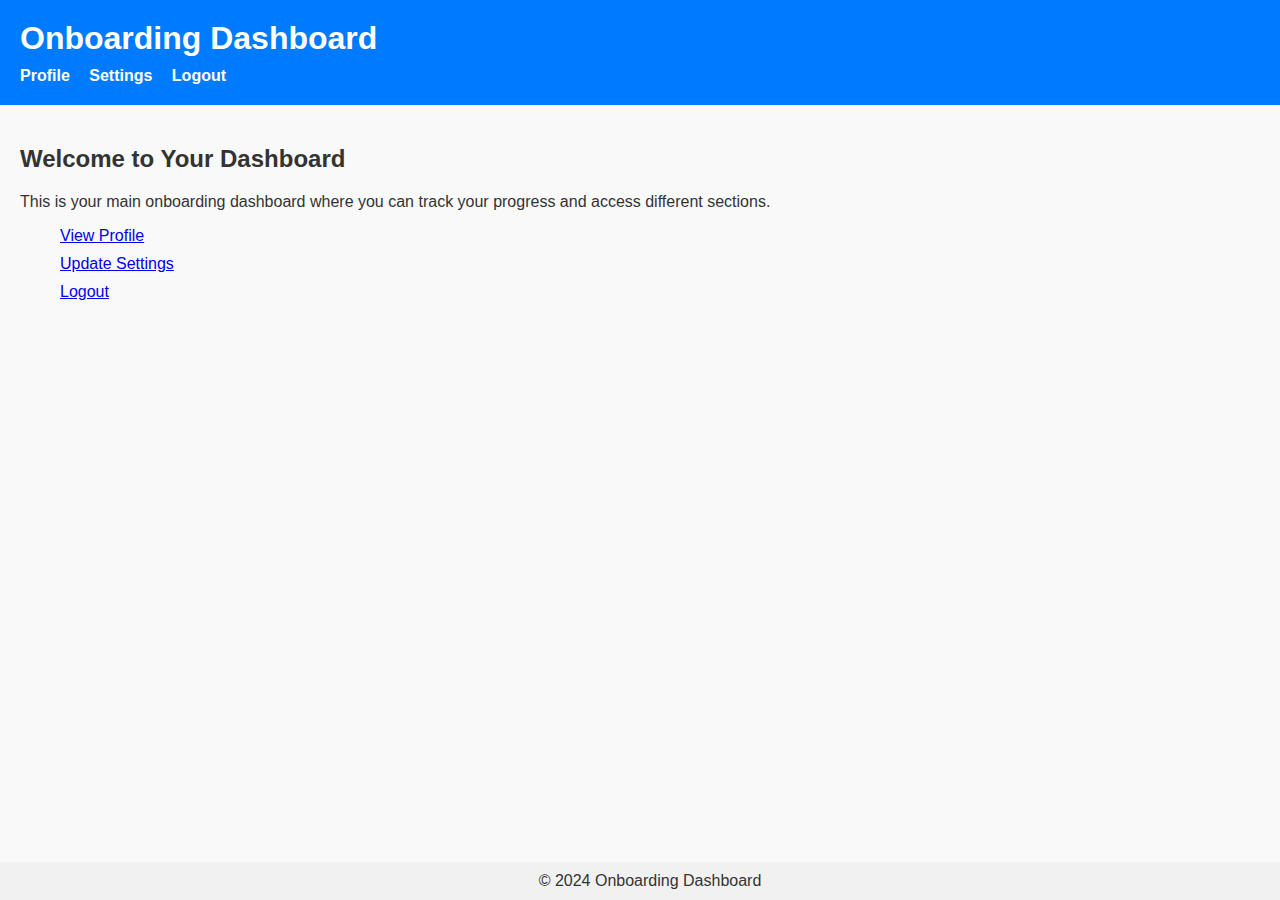
<file: index.html>
<!DOCTYPE html>
<html lang="en">
<head>
  <meta charset="UTF-8">
  <meta name="viewport" content="width=device-width, initial-scale=1.0">
  <title>Onboarding Dashboard</title>
  <link rel="stylesheet" href="styles.css">
</head>
<body>
  <header>
    <h1>Onboarding Dashboard</h1>
    <nav>
      <a href="profile.html">Profile</a>
      <a href="settings.html">Settings</a>
      <a href="logout.html">Logout</a>
    </nav>
  </header>
  <main>
    <h2>Welcome to Your Dashboard</h2>
    <p>This is your main onboarding dashboard where you can track your progress and access different sections.</p>
    <ul>
      <li><a href="profile.html">View Profile</a></li>
      <li><a href="settings.html">Update Settings</a></li>
      <li><a href="logout.html">Logout</a></li>
    </ul>
  </main>
  <footer>
    <p>&copy; 2024 Onboarding Dashboard</p>
  </footer>
</body>
</html>
</file>
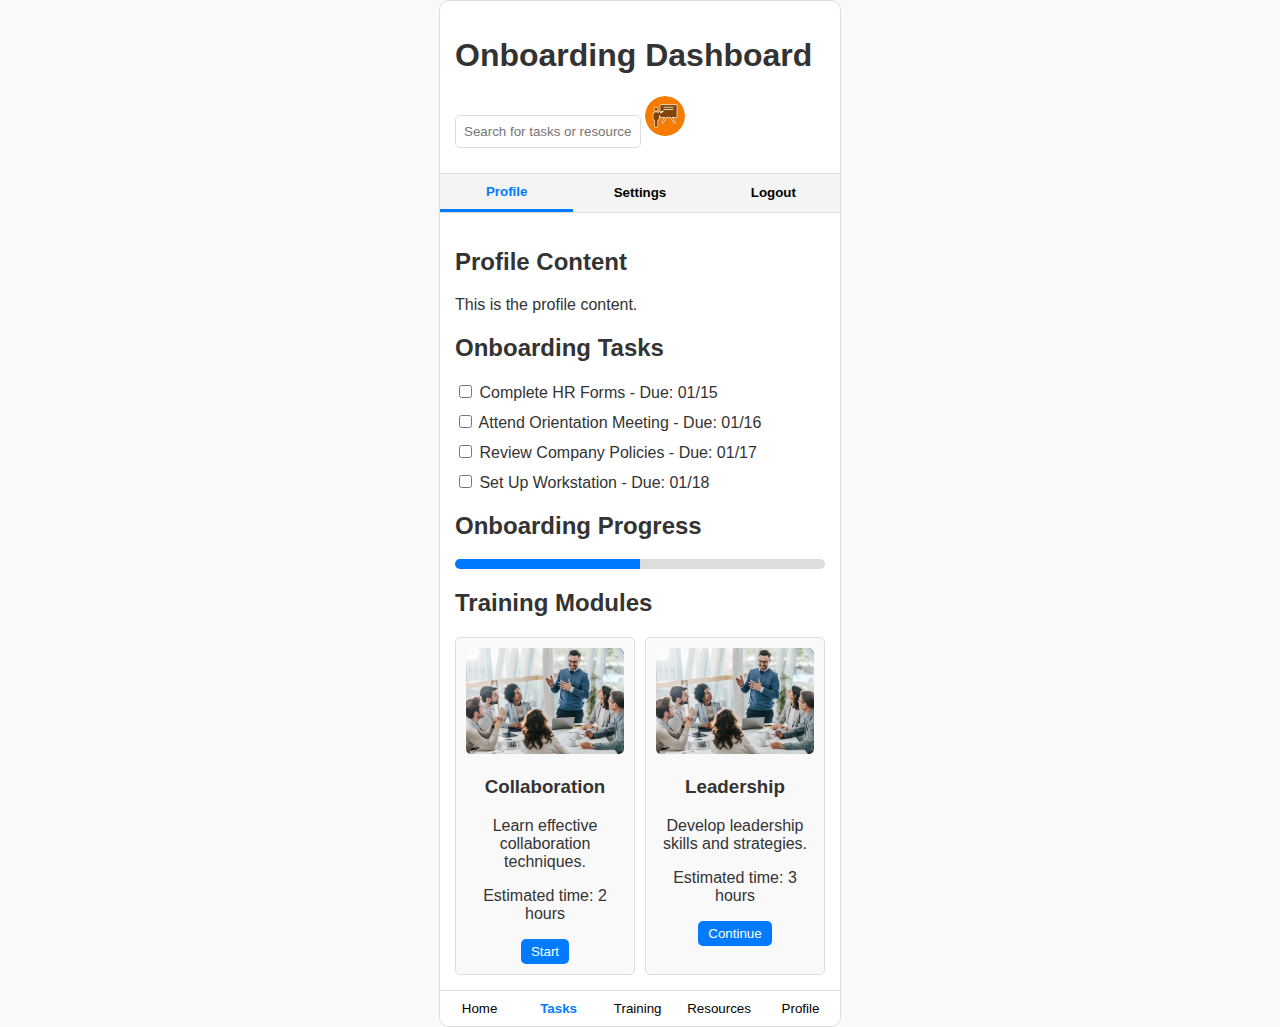
<file: indexxx.html>
<!DOCTYPE html>
<html lang="en">
<head>
  <meta charset="UTF-8">
  <meta name="viewport" content="width=device-width, initial-scale=1.0">
  <title>Onboarding Dashboard</title>
  <style>
    /* General Styles */
    body {
      font-family: Arial, sans-serif;
      margin: 0;
      padding: 0;
      background-color: #f9f9f9;
      color: #333;
    }

    .dashboard {
      max-width: 400px;
      margin: auto;
      background-color: #fff;
      border: 1px solid #ddd;
      border-radius: 10px;
      overflow: hidden;
    }

    /* Header */
    .header {
      padding: 15px;
      border-bottom: 1px solid #ddd;
      display: flex;
      justify-content: space-between;
      align-items: center;
      flex-wrap: wrap;
    }

    .search-bar {
      width: 70%;
      padding: 8px;
      border-radius: 5px;
      border: 1px solid #ddd;
      margin-bottom: 10px;
    }

    .user-photo {
      border-radius: 50%;
      width: 40px;
      height: 40px;
    }

    /* Tabs */
    .tabs {
      display: flex;
      border-bottom: 1px solid #ddd;
      background-color: #f4f4f4;
      flex-wrap: wrap;
    }

    .tabs button {
      flex: 1;
      padding: 10px;
      border: none;
      background: none;
      cursor: pointer;
      font-weight: bold;
    }

    .tabs button.active {
      color: #007bff;
      border-bottom: 3px solid #007bff;
    }

    /* Main Content */
    main {
      padding: 15px;
    }

    .onboarding-tasks ul {
      list-style: none;
      padding: 0;
    }

    .onboarding-tasks li {
      margin-bottom: 10px;
    }

    /* Progress Bar */
    .progress-section {
      margin-top: 20px;
    }

    .progress-bar {
      height: 10px;
      background-color: #ddd;
      border-radius: 5px;
      overflow: hidden;
    }

    .progress {
      height: 100%;
      background-color: #007bff;
    }

    /* Training Modules */
    .training-modules .modules {
      display: flex;
      gap: 10px;
      margin-top: 15px;
      flex-wrap: wrap;
    }

    .module {
      flex: 1;
      border: 1px solid #ddd;
      border-radius: 5px;
      text-align: center;
      padding: 10px;
      background-color: #f9f9f9;
      min-width: 120px;
    }

    .module img {
      width: 100%;
      border-radius: 5px;
    }

    .module button {
      padding: 5px 10px;
      border: none;
      border-radius: 5px;
      background-color: #007bff;
      color: white;
      cursor: pointer;
    }

    /* Footer Navigation */
    .footer-nav {
      display: flex;
      border-top: 1px solid #ddd;
      flex-wrap: wrap;
    }

    .footer-nav button {
      flex: 1;
      padding: 10px;
      border: none;
      background: none;
      cursor: pointer;
    }

    .footer-nav button.active {
      color: #007bff;
      font-weight: bold;
    }

    /* Responsive Styles */
    @media (max-width: 768px) {
      .dashboard {
        max-width: 100%;
        padding: 10px;
      }

      .header {
        flex-direction: column;
        align-items: flex-start;
      }

      .search-bar {
        width: 100%;
        margin-bottom: 15px;
      }

      .tabs {
        flex-direction: column;
        width: 100%;
      }

      .tabs button {
        width: 100%;
        padding: 12px;
      }

      .module {
        min-width: 150px;
        margin-bottom: 10px;
      }

      .training-modules .modules {
        flex-direction: column;
        align-items: stretch;
      }

      .footer-nav {
        flex-direction: column;
      }

      .footer-nav button {
        width: 100%;
      }
    }

    @media (max-width: 480px) {
      .header h1 {
        font-size: 18px;
      }

      .tabs button {
        font-size: 14px;
      }

      .footer-nav button {
        font-size: 14px;
      }

      .search-bar {
        font-size: 14px;
      }
    }
  </style>
</head>
<body>
  <div class="dashboard">
    <!-- Header -->
    <header class="header">
      <h1>Onboarding Dashboard</h1>
      <div class="user-section">
        <input type="text" class="search-bar" placeholder="Search for tasks or resources..." />
        <img src="n.jpg" alt="User Photo" class="user-photo">
      </div>
    </header>

    <!-- Tabs -->
    <nav class="tabs">
      <button class="active" onclick="window.location.href='file:///F:/ass%201/profile.html'">Profile</button>
      <button onclick="window.location.href='file:///F:/ass%201/setting.html'">Settings</button>
      <button onclick="window.location.href='file:///F:/ass%201/logout.html'">Logout</button>
    </nav>

    <!-- Main Content -->
    <main>
      <!-- Profile Content -->
      <div id="profile-content" class="content-section">
        <h2>Profile Content</h2>
        <p>This is the profile content.</p>
      </div>

      <!-- Settings Content -->
      <div id="settings-content" class="content-section" style="display: none;">
        <h2>Settings Content</h2>
        <p>This is the settings content.</p>
      </div>

      <!-- Logout Content -->
      <div id="logout-content" class="content-section" style="display: none;">
        <h2>Logout Content</h2>
        <p>This is the logout content.</p>
      </div>

      <!-- Onboarding Tasks -->
      <section class="onboarding-tasks">
        <h2>Onboarding Tasks</h2>
        <ul>
          <li><input type="checkbox"> Complete HR Forms - Due: 01/15</li>
          <li><input type="checkbox"> Attend Orientation Meeting - Due: 01/16</li>
          <li><input type="checkbox"> Review Company Policies - Due: 01/17</li>
          <li><input type="checkbox"> Set Up Workstation - Due: 01/18</li>
        </ul>
      </section>

      <!-- Onboarding Progress -->
      <section class="progress-section">
        <h2>Onboarding Progress</h2>
        <div class="progress-bar">
          <div class="progress" style="width: 50%;"></div>
        </div>
      </section>

      <!-- Training Modules -->
      <section class="training-modules">
        <h2>Training Modules</h2>
        <div class="modules">
          <div class="module">
            <img src="img.jpg"" alt="Collaboration Module">
            <h3>Collaboration</h3>
            <p>Learn effective collaboration techniques.</p>
            <p>Estimated time: 2 hours</p>
            <button onclick="alert('Collaboration Module Started')">Start</button>
          </div>
          <div class="module">
            <img src="img.jpg" alt="Leadership Module">
            <h3>Leadership</h3>
            <p>Develop leadership skills and strategies.</p>
            <p>Estimated time: 3 hours</p>
            <button onclick="alert('Leadership Module Continued')">Continue</button>
          </div>
        </div>
      </section>
    </main>

    <!-- Footer Navigation -->
    <footer class="footer-nav">
      <button onclick="alert('Home Clicked!')">Home</button>
      <button class="active" onclick="alert('Tasks Clicked!')">Tasks</button>
      <button onclick="alert('Training Clicked!')">Training</button>
      <button onclick="alert('Resources Clicked!')">Resources</button>
      <button onclick="alert('Profile Clicked!')">Profile</button>
    </footer>
  </div>
</body>
</html>
</file>
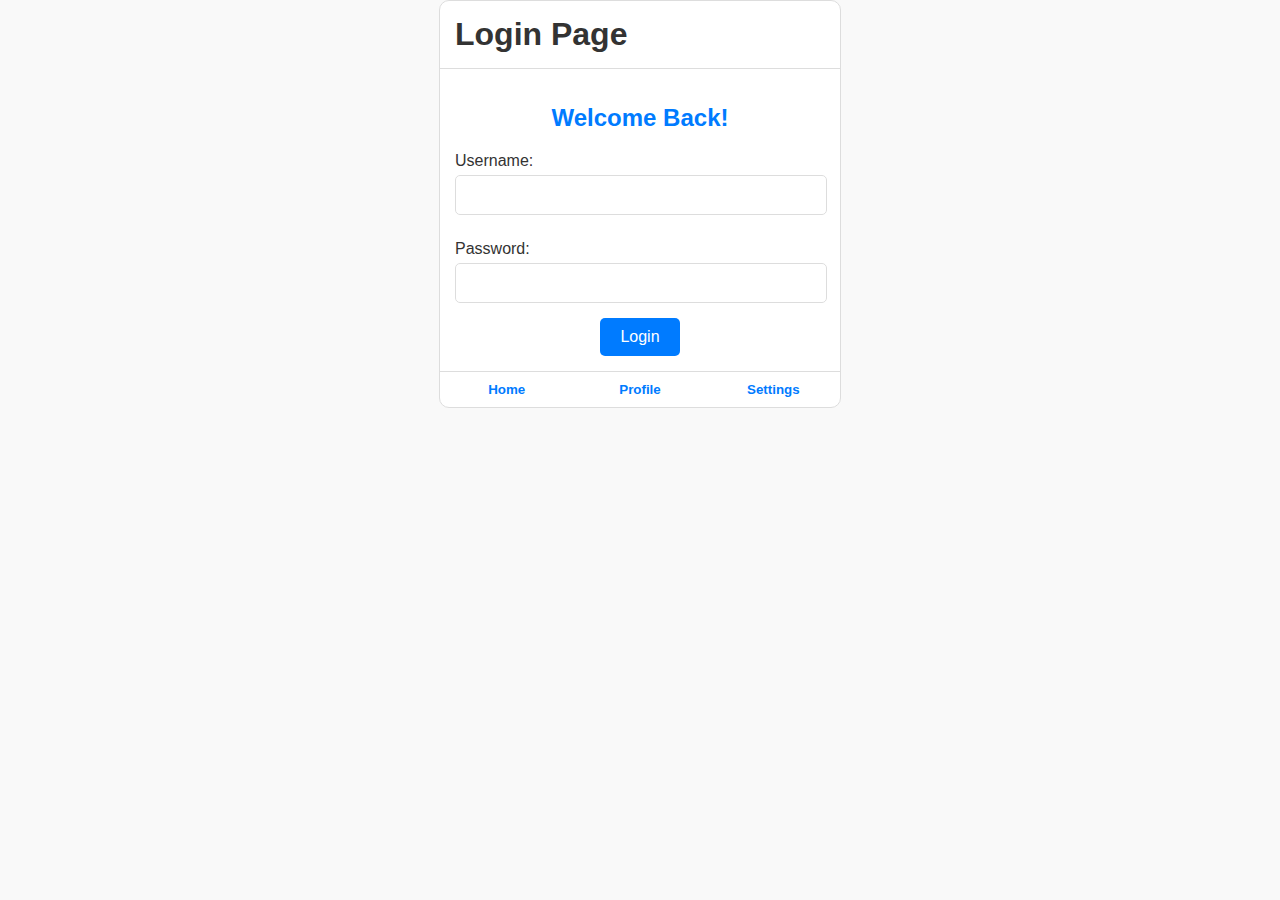
<file: login.html>
<!DOCTYPE html>
<html lang="en">
<head>
  <meta charset="UTF-8">
  <meta name="viewport" content="width=device-width, initial-scale=1.0">
  <title>Login Page</title>
  <style>
    body {
      font-family: Arial, sans-serif;
      margin: 0;
      padding: 0;
      background-color: #f9f9f9;
      color: #333;
    }

    .dashboard {
      max-width: 400px;
      margin: auto;
      background-color: #fff;
      border: 1px solid #ddd;
      border-radius: 10px;
      overflow: hidden;
    }

    /* Header */
    .header {
      padding: 15px;
      border-bottom: 1px solid #ddd;
      display: flex;
      justify-content: space-between;
      align-items: center;
      flex-wrap: wrap;
    }

    .header h1 {
      margin: 0;
    }

    /* Main Content */
    main {
      padding: 15px;
      text-align: center;
    }

    main h2 {
      font-size: 24px;
      color: #007bff;
    }

    form {
      margin-top: 20px;
    }

    form label {
      display: block;
      margin: 10px 0 5px;
      text-align: left;
    }

    form input {
      width: calc(100% - 20px);
      padding: 10px;
      margin-bottom: 15px;
      border: 1px solid #ddd;
      border-radius: 5px;
      font-size: 16px;
    }

    form button {
      padding: 10px 20px;
      background-color: #007bff;
      color: #fff;
      border: none;
      border-radius: 5px;
      cursor: pointer;
      font-size: 16px;
    }

    form button:hover {
      background-color: #0056b3;
    }

    /* Footer */
    .footer-nav {
      display: flex;
      border-top: 1px solid #ddd;
      flex-wrap: wrap;
    }

    .footer-nav button {
      flex: 1;
      padding: 10px;
      border: none;
      background: none;
      cursor: pointer;
      text-align: center;
    }

    .footer-nav button a {
      text-decoration: none;
      color: #007bff;
      font-weight: bold;
      display: block;
    }

    .footer-nav button a:hover {
      color: #0056b3;
    }

    .footer-nav button.active {
      color: #007bff;
      font-weight: bold;
    }

    /* Responsive Styles */
    @media (max-width: 768px) {
      .dashboard {
        max-width: 100%;
        padding: 10px;
      }

      .header {
        flex-direction: column;
        align-items: flex-start;
      }

      .footer-nav {
        flex-direction: column;
      }

      .footer-nav button {
        width: 100%;
      }
    }

    @media (max-width: 480px) {
      .header h1 {
        font-size: 18px;
      }

      main h2 {
        font-size: 20px;
      }

      .footer-nav button {
        font-size: 14px;
      }

      main label,
      form input {
        font-size: 14px;
      }
    }
  </style>
</head>
<body>
  <div class="dashboard">
    <header class="header">
      <h1>Login Page</h1>
    </header>
    <main>
      <h2>Welcome Back!</h2>
      <form action="/login" method="POST">
        <label for="username">Username:</label>
        <input type="text" id="username" name="username" required>

        <label for="password">Password:</label>
        <input type="password" id="password" name="password" required>

        <button type="submit">Login</button>
      </form>
    </main>
    <div class="footer-nav">
      <button><a href="file:///F:/ass%201/idccfuck.html">Home</a></button>
      <button><a href="file:///F:/ass%201/profile.html">Profile</a></button>
      <button><a href="file:///F:/ass%201/setting.html">Settings</a></button>
    </div>
  </div>
</body>
</html>
</file>
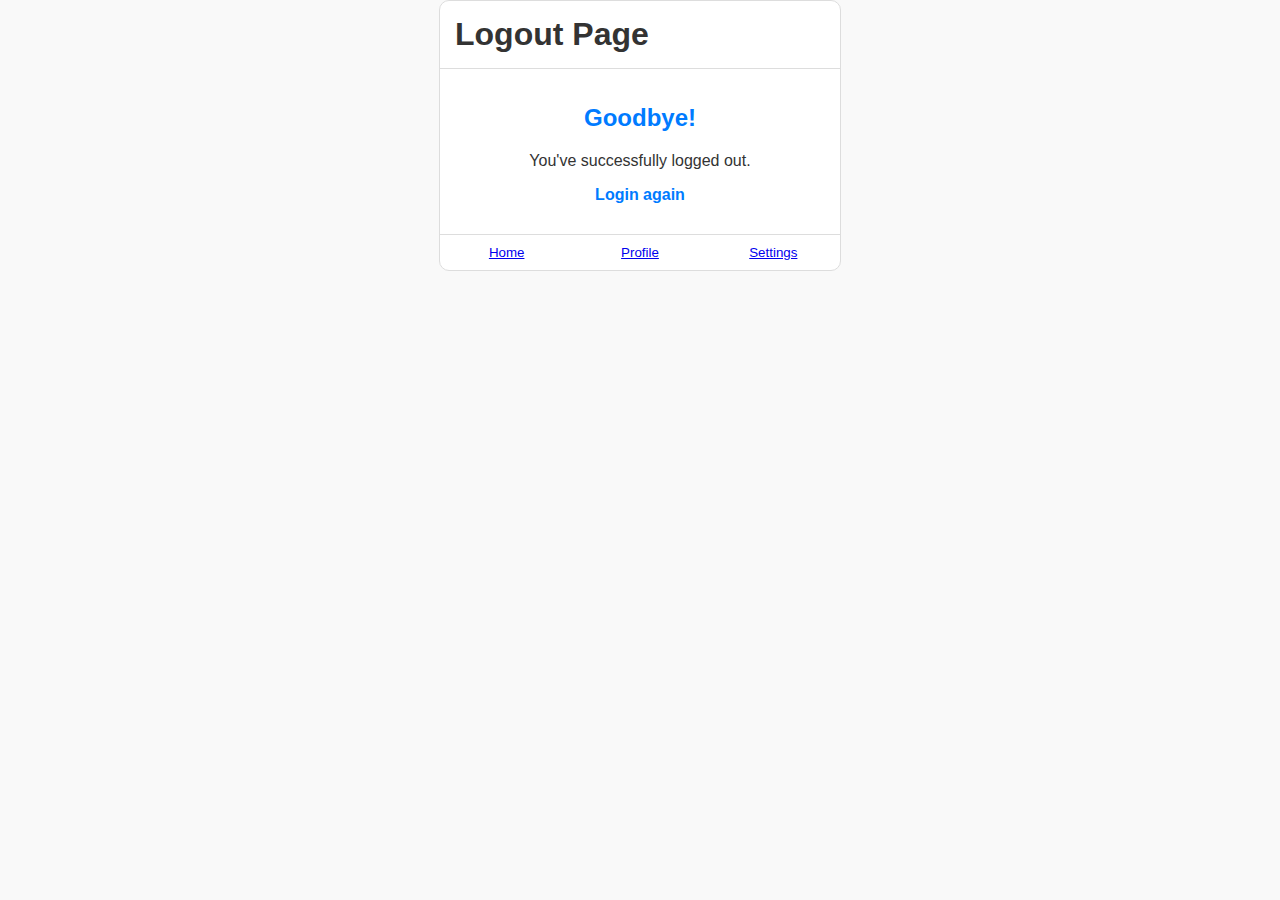
<file: logout.html>
<!DOCTYPE html>
<html lang="en">
<head>
  <meta charset="UTF-8">
  <meta name="viewport" content="width=device-width, initial-scale=1.0">
  <title>Logout Page</title>
  <style>
    body {
      font-family: Arial, sans-serif;
      margin: 0;
      padding: 0;
      background-color: #f9f9f9;
      color: #333;
    }

    .dashboard {
      max-width: 400px;
      margin: auto;
      background-color: #fff;
      border: 1px solid #ddd;
      border-radius: 10px;
      overflow: hidden;
    }

    /* Header */
    .header {
      padding: 15px;
      border-bottom: 1px solid #ddd;
      display: flex;
      justify-content: space-between;
      align-items: center;
      flex-wrap: wrap;
    }

    .header h1 {
      margin: 0;
    }

    /* Main Content */
    main {
      padding: 15px;
      text-align: center;
    }

    main h2 {
      font-size: 24px;
      color: #007bff;
    }

    main p {
      font-size: 16px;
      margin-bottom: 15px;
    }

    main a {
      color: #007bff;
      text-decoration: none;
      font-weight: bold;
    }

    /* Footer */
    .footer-nav {
      display: flex;
      border-top: 1px solid #ddd;
      flex-wrap: wrap;
    }

    .footer-nav button {
      flex: 1;
      padding: 10px;
      border: none;
      background: none;
      cursor: pointer;
      text-align: center;
    }

    .footer-nav button.active {
      color: #007bff;
      font-weight: bold;
    }

    /* Responsive Styles */
    @media (max-width: 768px) {
      .dashboard {
        max-width: 100%;
        padding: 10px;
      }

      .header {
        flex-direction: column;
        align-items: flex-start;
      }

      .footer-nav {
        flex-direction: column;
      }

      .footer-nav button {
        width: 100%;
      }
    }

    @media (max-width: 480px) {
      .header h1 {
        font-size: 18px;
      }

      main h2 {
        font-size: 20px;
      }

      .footer-nav button {
        font-size: 14px;
      }

      main p {
        font-size: 14px;
      }
    }
  </style>
</head>
<body>
  <div class="dashboard">
    <header class="header">
      <h1>Logout Page</h1>
    </header>
    <main>
      <h2>Goodbye!</h2>
      <p>You've successfully logged out.</p>
      <p><a href="login.html">Login again</a></p>
    </main>
    <div class="footer-nav">
      <button><a href="file:///F:/ass%201/indexxx.html">Home</a></button>
      <button><a href="file:///F:/ass%201/profile.html">Profile</a></button>
      <button><a href="file:///F:/ass%201/setting.html">Settings</a></button>
    </div>
  </div>
</body>
</html>
</file>
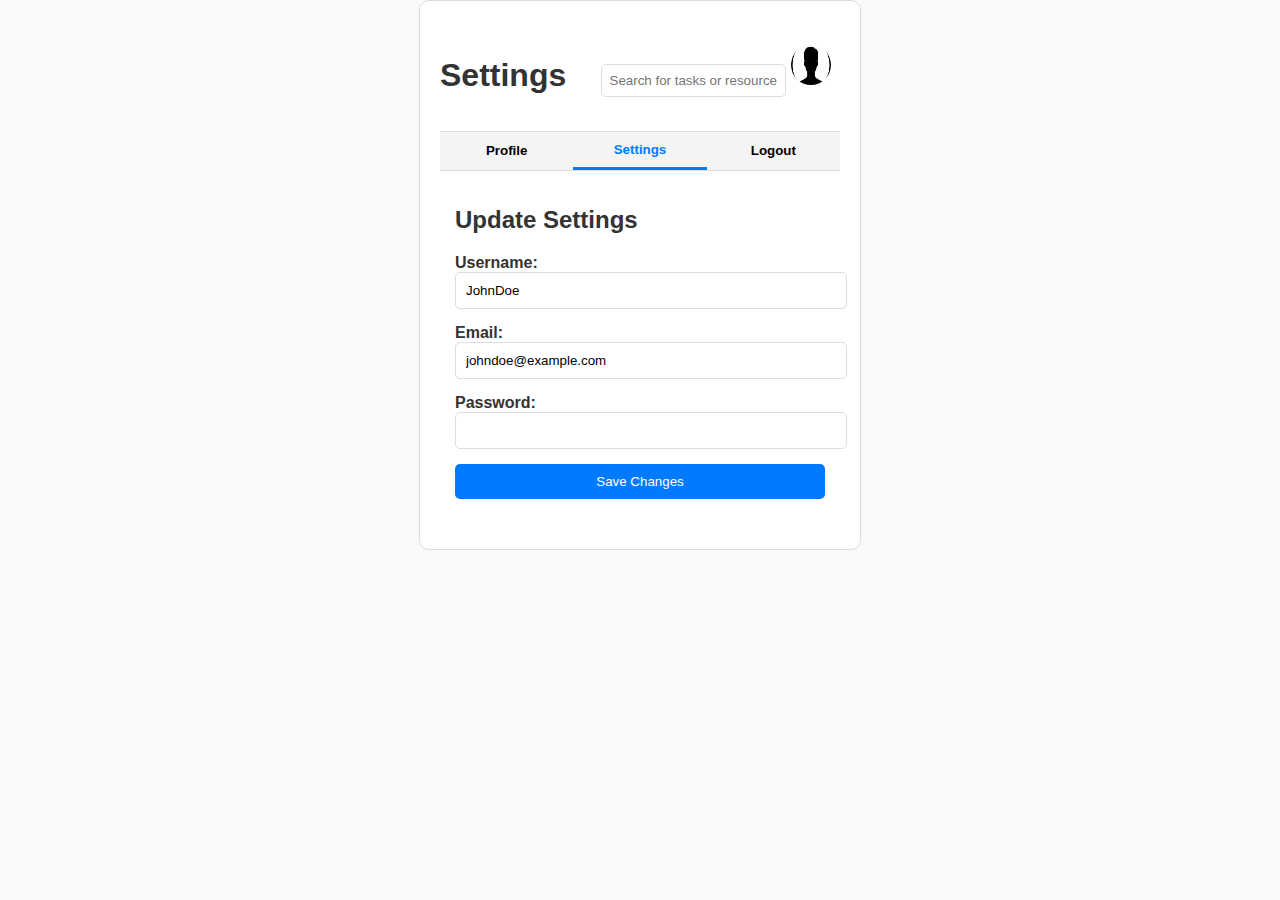
<file: setting.html>
<!DOCTYPE html>
<html lang="en">
<head>
  <meta charset="UTF-8">
  <meta name="viewport" content="width=device-width, initial-scale=1.0">
  <title>Settings</title>
  <style>
    /* General Styles */
    body {
      font-family: Arial, sans-serif;
      margin: 0;
      padding: 0;
      background-color: #f9f9f9;
      color: #333;
    }

    .dashboard {
      max-width: 400px;
      margin: auto;
      background-color: #fff;
      border: 1px solid #ddd;
      border-radius: 10px;
      overflow: hidden;
      padding: 20px;
    }

    /* Header */
    .header {
      padding: 15px 0;
      border-bottom: 1px solid #ddd;
      display: flex;
      justify-content: space-between;
      align-items: center;
      flex-wrap: wrap;
    }

    .search-bar {
      width: 70%;
      padding: 8px;
      border-radius: 5px;
      border: 1px solid #ddd;
      margin-bottom: 10px;
    }

    .user-photo {
      border-radius: 50%;
      width: 40px;
      height: 40px;
    }

    /* Tabs */
    .tabs {
      display: flex;
      border-bottom: 1px solid #ddd;
      background-color: #f4f4f4;
      flex-wrap: wrap;
    }

    .tabs button {
      flex: 1;
      padding: 10px;
      border: none;
      background: none;
      cursor: pointer;
      font-weight: bold;
      text-align: center;
    }

    .tabs button.active {
      color: #007bff;
      border-bottom: 3px solid #007bff;
    }

    /* Main Content */
    main {
      padding: 15px;
    }

    .onboarding-tasks ul {
      list-style: none;
      padding: 0;
    }

    .onboarding-tasks li {
      margin-bottom: 10px;
    }

    /* Settings Form */
    .settings-form {
      margin-top: 20px;
    }

    .settings-form div {
      margin-bottom: 15px;
    }

    .settings-form label {
      display: block;
      font-weight: bold;
    }

    .settings-form input[type="text"],
    .settings-form input[type="email"],
    .settings-form input[type="password"] {
      width: 100%;
      padding: 10px;
      border: 1px solid #ddd;
      border-radius: 5px;
    }

    .settings-form button {
      padding: 10px 20px;
      background-color: #007bff;
      color: white;
      border: none;
      border-radius: 5px;
      cursor: pointer;
      width: 100%;
    }

    .settings-form button:hover {
      background-color: #0056b3;
    }

    .feedback-message {
      margin-top: 20px;
      padding: 10px;
      background-color: #e0f7fa;
      border: 1px solid #b2ebf2;
      border-radius: 5px;
      color: #00796b;
      display: none;
    }

    /* Responsive Styles */
    @media (max-width: 600px) {
      .dashboard {
        padding: 15px;
        width: 100%;
      }

      .tabs {
        flex-direction: column;
      }

      .tabs button {
        width: 100%;
        padding: 12px;
      }

      .header {
        flex-direction: column;
        align-items: flex-start;
      }

      .search-bar {
        width: 100%;
        margin-bottom: 10px;
      }

      .settings-form input,
      .settings-form button {
        width: 100%;
      }

      .settings-form button {
        padding: 12px;
      }
    }
  </style>
</head>
<body>
  <div class="dashboard">
    <!-- Header -->
    <header class="header">
      <h1>Settings</h1>
      <div class="user-section">
        <input type="text" class="search-bar" placeholder="Search for tasks or resources..." />
        <img src="p.jpg" alt="User Photo" class="user-photo">
      </div>
    </header>

    <!-- Tabs -->
    <nav class="tabs">
      <button onclick="window.location.href='file:///F:/ass%201/profile.html'">Profile</button>
      <button class="active" onclick="window.location.href='file:///F:/ass%201/setting.html'">Settings</button>
      <button onclick="window.location.href='file:///F:/ass%201/logout.html'">Logout</button>
    </nav>

    <!-- Main Content -->
    <main>
      <!-- Settings Content -->
      <section id="settings-content">
        <h2>Update Settings</h2>
        <form class="settings-form" id="settingsForm">
          <div>
            <label for="username">Username:</label>
            <input type="text" id="username" name="username" value="JohnDoe" required>
          </div>
          <div>
            <label for="email">Email:</label>
            <input type="email" id="email" name="email" value="johndoe@example.com" required>
          </div>
          <div>
            <label for="password">Password:</label>
            <input type="password" id="password" name="password" required>
          </div>
          <div>
            <button type="submit">Save Changes</button>
          </div>
        </form>

        <!-- Feedback Message -->
        <div id="feedback" class="feedback-message"></div>
      </section>
    </main>
  </div>

  <script>
    // Handle form submission
    document.getElementById('settingsForm').addEventListener('submit', function(event) {
      event.preventDefault();

      // Get form values
      const username = document.getElementById('username').value;
      const email = document.getElementById('email').value;
      const password = document.getElementById('password').value;

      // Perform validation (optional)
      if (!username || !email || !password) {
        showFeedback('Please fill out all fields.', 'error');
        return;
      }

      // Simulate a successful save
      showFeedback('Settings updated successfully!', 'success');
    });

    // Function to show feedback message
    function showFeedback(message, type) {
      const feedbackElement = document.getElementById('feedback');
      feedbackElement.textContent = message;
      
      // Set styles based on type
      if (type === 'success') {
        feedbackElement.style.backgroundColor = '#e0f7fa';
        feedbackElement.style.borderColor = '#b2ebf2';
        feedbackElement.style.color = '#00796b';
      } else if (type === 'error') {
        feedbackElement.style.backgroundColor = '#ffccbc';
        feedbackElement.style.borderColor = '#ffab91';
        feedbackElement.style.color = '#d32f2f';
      }

      feedbackElement.style.display = 'block';
    }
  </script>
</body>
</html>
</file>
<file: styles.css>
body {
  font-family: Arial, sans-serif;
  margin: 0;
  padding: 0;
  background-color: #f9f9f9;
  color: #333;
}

header {
  background-color: #007bff;
  padding: 20px;
  color: white;
}

header h1 {
  margin: 0;
}

nav {
  margin-top: 10px;
}

nav a {
  color: white;
  margin-right: 15px;
  text-decoration: none;
  font-weight: bold;
}

nav a:hover {
  text-decoration: underline;
}

main {
  padding: 20px;
}

footer {
  background-color: #f1f1f1;
  text-align: center;
  padding: 10px;
  position: fixed;
  bottom: 0;
  width: 100%;
}

footer p {
  margin: 0;
}

ul {
  list-style-type: none;
}

ul li {
  margin-bottom: 10px;
}
</file>
